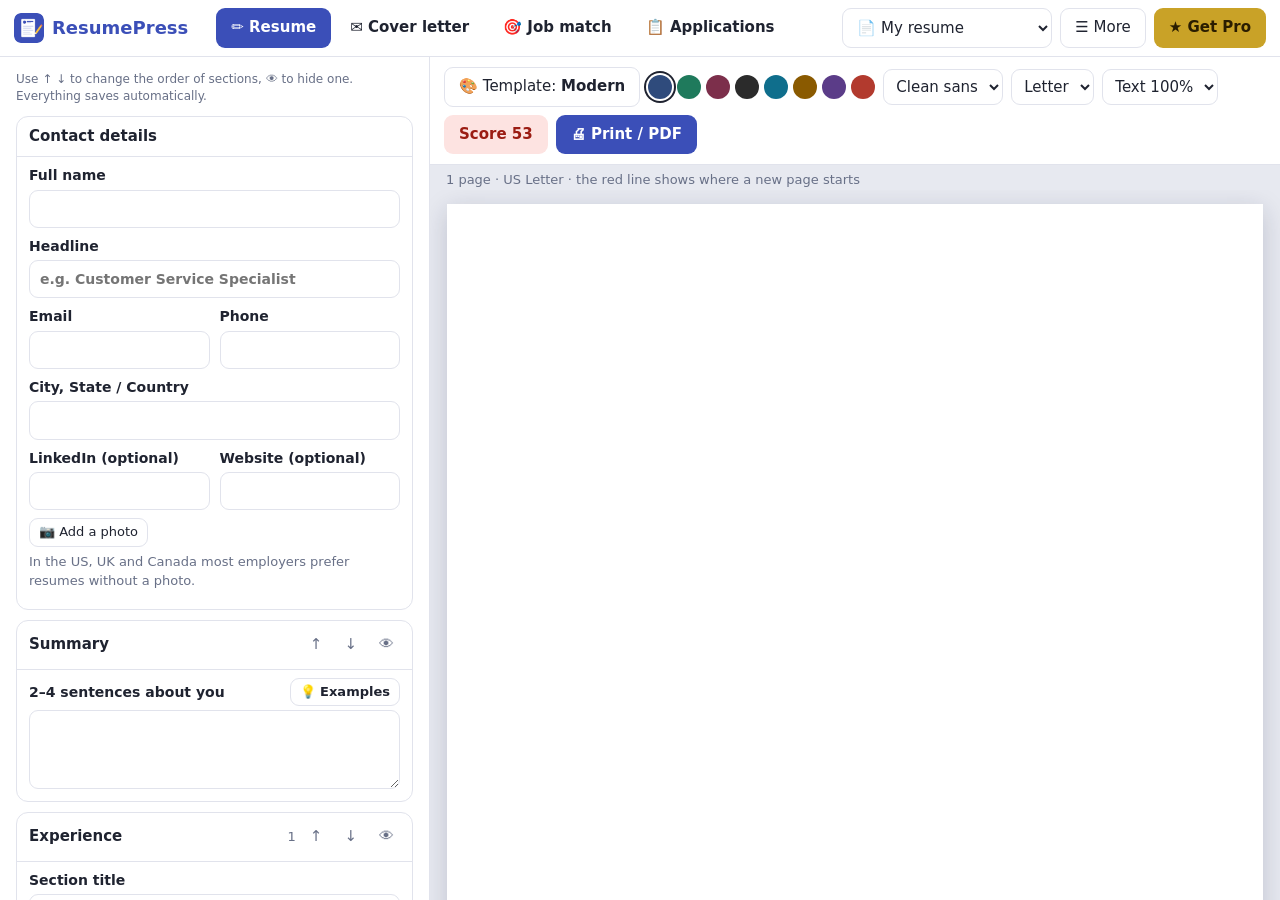
<file: index.html>
<!doctype html>
<html lang="en">
<head>
  <meta charset="utf-8">
  <meta name="viewport" content="width=device-width, initial-scale=1">
  <title>ResumePress – Resume Builder</title>
  <meta name="description" content="Build a professional resume and cover letter on Windows. 8 templates, resume checker, job keyword match, example bullets and an application tracker. Print or save as PDF. Private, offline, no subscription.">
  <meta name="theme-color" content="#3b4fb8">
  <link rel="manifest" href="manifest.json">
  <link rel="icon" href="icon-192.png">
  <link rel="stylesheet" href="style.css">
  <link rel="stylesheet" href="resume.css">
  <style id="pageRule"></style>
</head>
<body>
  <header class="topbar">
    <div class="brand"><img src="icon-192.png" alt="" width="30" height="30"><span>ResumePress</span></div>
    <nav class="tabs" id="tabs">
      <button data-t="resume" class="on">✏️ Resume</button>
      <button data-t="cover">✉️ Cover letter</button>
      <button data-t="match">🎯 Job match</button>
      <button data-t="apps">📋 Applications</button>
    </nav>
    <div class="top-btns">
      <select id="docPick" title="Your resumes"></select>
      <button id="moreBtn" class="tb">☰ More</button>
      <button id="proBtn" class="pro-btn" hidden>★ Get Pro</button>
    </div>
    <div id="menu" class="menu" hidden>
      <button id="newDocBtn">＋ New resume</button>
      <button id="dupDocBtn">⧉ Duplicate this resume (for another job)</button>
      <button id="renameDocBtn">✎ Rename this resume</button>
      <button id="delDocBtn" class="danger">🗑 Delete this resume…</button>
      <hr>
      <button id="printBtn2">🖨 Print / save as PDF</button>
      <button id="wordBtn">📄 Export to Word (.doc) ★</button>
      <button id="txtBtn">📝 Export plain text (for online forms)</button>
      <hr>
      <button id="backupBtn">💾 Back up everything (.json)</button>
      <button id="restoreFileBtn">📂 Restore a backup…</button>
      <button id="sampleBtn">✨ Open a sample resume</button>
      <hr>
      <a href="help.html" target="_blank" rel="noopener">❓ How to use ResumePress</a>
      <a href="why.html" target="_blank" rel="noopener">💡 Why ResumePress – compare</a>
      <a href="mailto:thequan03072002@gmail.com?subject=ResumePress%20feedback">✉ Feedback &amp; support</a>
      <a href="https://apps.microsoft.com/detail/9NNMBXF2VJG5" target="_blank" rel="noopener">More apps: TruePass passport photos</a>
      <a href="https://apps.microsoft.com/detail/9NPWMMZ1NPPV" target="_blank" rel="noopener">More apps: PDF Toolbox</a>
    </div>
    <input id="fileIn" type="file" hidden>
  </header>

  <!-- RESUME + COVER (shared layout: editor | preview) -->
  <main class="pane" id="docPane">
    <section class="side" id="editor"></section>
    <section class="main-col prev-col">
      <div class="prev-bar">
        <button id="tplBtn" class="ghost">🎨 Template: <b id="tplName"></b></button>
        <div class="swatches" id="swatches"></div>
        <select id="fontSel" title="Font"></select>
        <select id="sizeSel" title="Paper"><option value="letter">Letter</option><option value="a4">A4</option></select>
        <select id="scaleSel" title="Text size"><option value="90">Text 90%</option><option value="95">Text 95%</option><option value="100">Text 100%</option><option value="105">Text 105%</option><option value="110">Text 110%</option></select>
        <span class="grow"></span>
        <button id="scoreBtn" class="score" title="Check my resume">Score –</button>
        <button id="printBtn" class="primary">🖨 Print / PDF</button>
      </div>
      <div class="prev-info" id="prevInfo"></div>
      <div class="paper-wrap" id="paperWrap"><div class="paper" id="paper"></div></div>
    </section>
  </main>

  <!-- JOB MATCH -->
  <main class="page" id="matchPane" hidden>
    <div class="page-in">
      <h1 class="ph">🎯 Job match <span class="pro-tag" id="matchTag">Pro</span></h1>
      <p class="hint">Paste a job ad. ResumePress finds the important words in it and shows which ones your resume already has – the same idea applicant tracking systems (ATS) use to rank resumes. Everything stays on this PC.</p>
      <div class="two">
        <label class="field">Job title<input id="jmTitle" placeholder="e.g. Customer Service Representative"></label>
        <label class="field">Company<input id="jmCompany" placeholder="e.g. Acme Corp"></label>
      </div>
      <label class="field">Job description<textarea id="jmText" rows="10" placeholder="Paste the full job ad here…"></textarea></label>
      <div class="row-btns"><button id="jmRun" class="primary">Compare with “<span id="jmDocName"></span>”</button></div>
      <div id="jmOut"></div>
    </div>
  </main>

  <!-- APPLICATIONS -->
  <main class="page" id="appsPane" hidden>
    <div class="page-in wide-in">
      <div class="ph-row"><h1 class="ph">📋 Applications</h1><span class="grow"></span><button id="addAppBtn" class="primary">＋ Add job</button></div>
      <div class="app-stats" id="appStats"></div>
      <div class="list-head"><select id="appFilter"><option value="">All</option></select><input id="appSearch" placeholder="Search company or role…"></div>
      <div class="table-wrap"><table class="guests" id="appTable"></table></div>
      <p class="hint" id="appHint"></p>
    </div>
  </main>

  <!-- dialogs -->
  <dialog id="tplDlg" class="dlg wide">
    <h2>Choose a template</h2>
    <div class="tpl-grid" id="tplGrid"></div>
    <div class="row-btns"><button id="tplClose" class="ghost">Close</button></div>
  </dialog>

  <dialog id="scoreDlg" class="dlg">
    <h2>Resume check</h2>
    <div class="score-big" id="scoreBig"></div>
    <ul class="checks" id="checkList"></ul>
    <div class="row-btns"><button id="scoreClose" class="ghost">Close</button></div>
  </dialog>

  <dialog id="ideaDlg" class="dlg wide">
    <h2 id="ideaTitle">Writing ideas</h2>
    <div class="idea-tabs"><button data-i="examples" class="on">Example bullets</button><button data-i="verbs">Action verbs</button></div>
    <div id="ideaExamples">
      <label class="field">Job<select id="ideaJob"></select></label>
      <p class="hint">Click a line to add it. Replace the [brackets] with your own numbers and details.</p>
      <div id="ideaList" class="idea-list"></div>
    </div>
    <div id="ideaVerbs" hidden><p class="hint">Start every bullet with a strong verb. Click one to add it as a new line.</p><div id="verbList"></div></div>
    <div class="row-btns"><button id="ideaClose" class="ghost">Done</button></div>
  </dialog>

  <dialog id="appDlg" class="dlg">
    <h2 id="appDlgTitle">Job application</h2>
    <div class="two"><label class="field">Company<input id="aCompany"></label><label class="field">Role<input id="aRole"></label></div>
    <div class="two">
      <label class="field">Status<select id="aStatus"></select></label>
      <label class="field">Resume used<select id="aDoc"></select></label>
    </div>
    <div class="two"><label class="field">Applied on<input id="aApplied" type="date"></label><label class="field">Follow up on<input id="aFollow" type="date"></label></div>
    <div class="two"><label class="field">Salary<input id="aSalary" placeholder="e.g. $55,000"></label><label class="field">Location<input id="aLocation"></label></div>
    <label class="field">Job link<input id="aLink" placeholder="https://…"></label>
    <label class="field">Contact person<input id="aContact" placeholder="Name, email or phone"></label>
    <label class="field">Notes<textarea id="aNotes" rows="3"></textarea></label>
    <div class="row-btns"><button id="aSave" class="primary">Save</button><button id="aDel" class="ghost danger">Delete</button><button id="aCancel" class="ghost">Cancel</button></div>
  </dialog>

  <dialog id="proDialog" class="dlg">
    <h2>ResumePress Pro</h2>
    <p class="muted">One-time purchase. Yours forever on this Microsoft account – no subscription, no surprise renewals. Online resume builders often charge around $24 every 4 weeks.</p>
    <ul class="pro-list">
      <li><strong>All 8 templates</strong> <span class="muted">(Free: Classic, Modern, Minimal)</span></li>
      <li><strong>Unlimited resumes</strong> – a tailored copy for every job</li>
      <li><strong>Cover letters</strong> that match your resume, with a first draft written from it</li>
      <li><strong>Job match</strong> – see which keywords from the job ad your resume is missing</li>
      <li><strong>Unlimited application tracking</strong> <span class="muted">(Free: 5 jobs)</span></li>
      <li><strong>Export to Word</strong> (.doc)</li>
    </ul>
    <p class="fb-note">💬 Something not working the way you want? Tell me – <a href="mailto:thequan03072002@gmail.com?subject=ResumePress%20feedback">thequan03072002@gmail.com</a>. I read every message and improve the app.</p>
    <p id="proMsg" class="pro-msg" hidden></p>
    <p id="trialInfo" class="pro-msg" hidden></p>
    <div class="row-btns">
      <button id="trialBtn" class="ghost" hidden>Try every Pro feature free for 7 days</button>
      <button id="buyBtn" class="primary">Unlock Pro</button>
      <button id="restoreBtn" class="ghost">Restore purchase</button>
      <button id="closePro" class="ghost">Not now</button>
    </div>
  </dialog>

  <div id="toast" class="toast" hidden></div>
  <div id="printArea"></div>
  <script src="content.js"></script>
  <script src="templates.js"></script>
  <script src="app.js"></script>
</body>
</html>
</file>
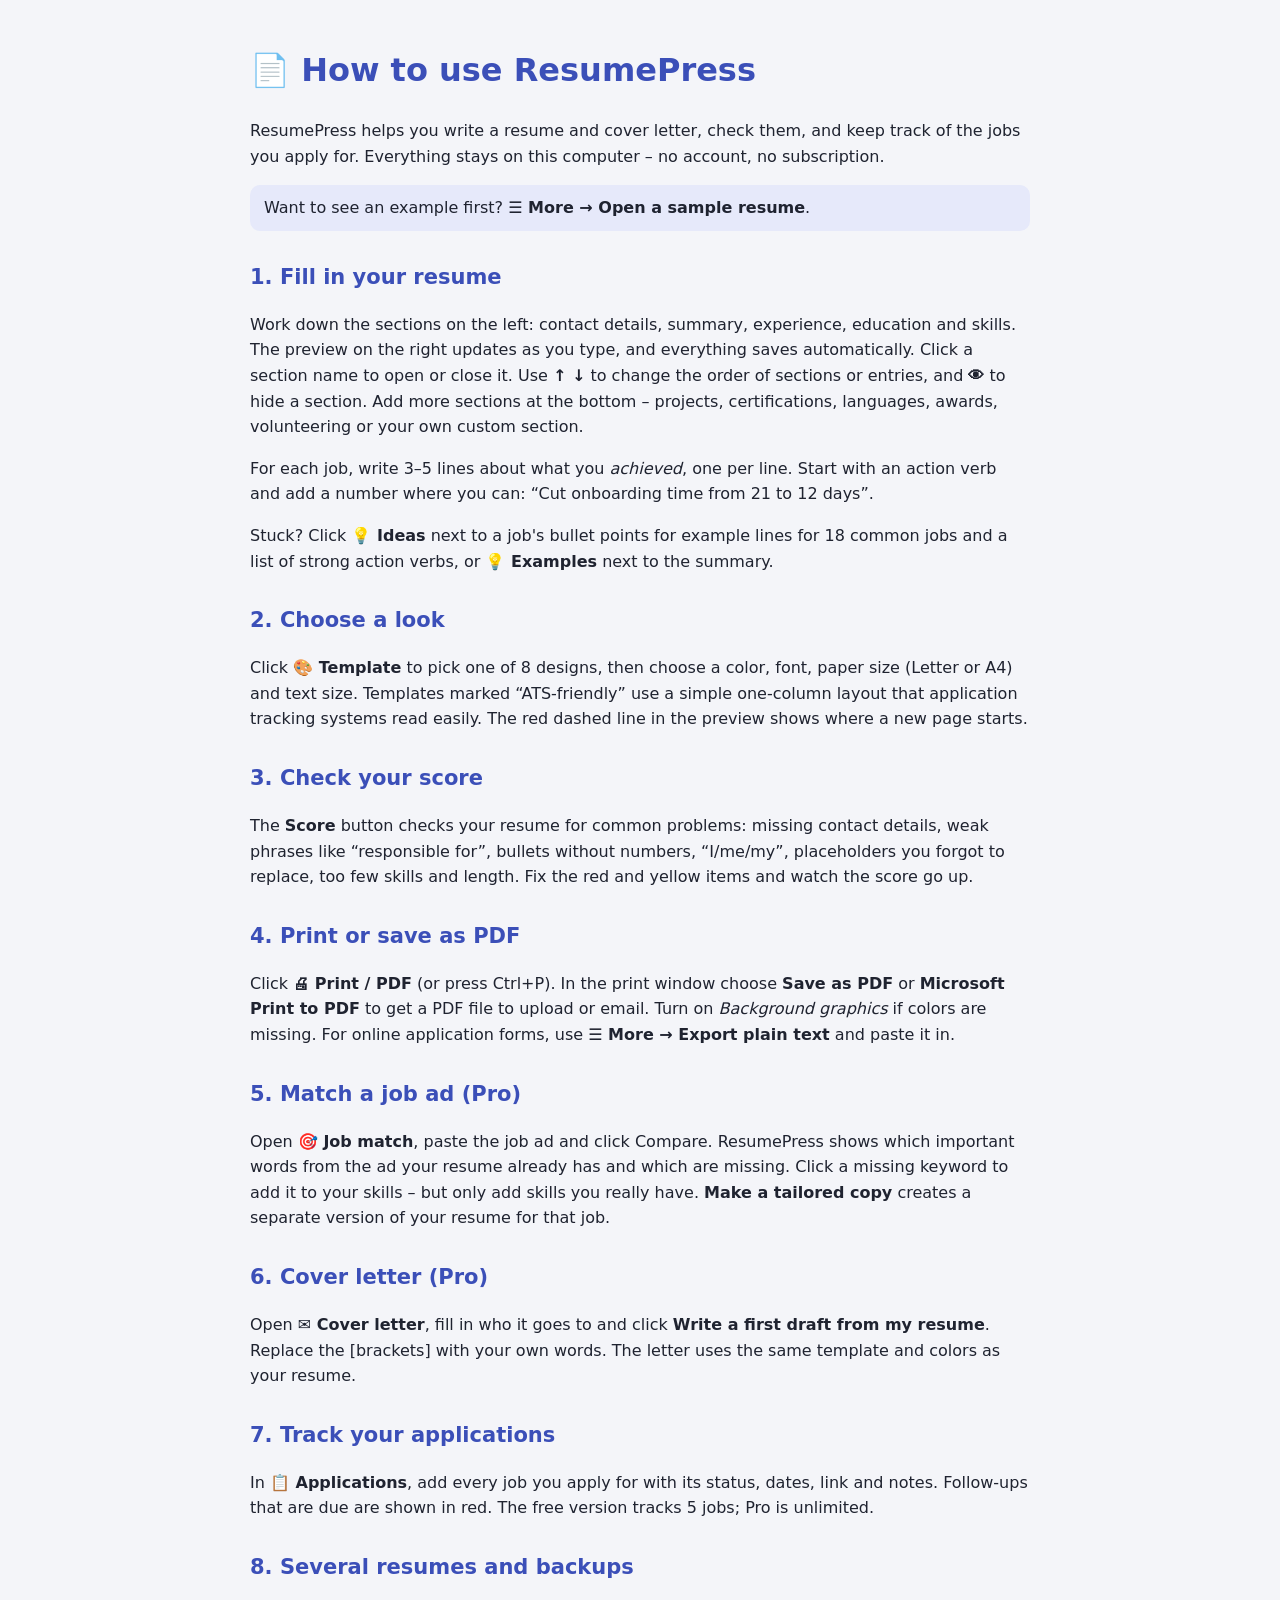
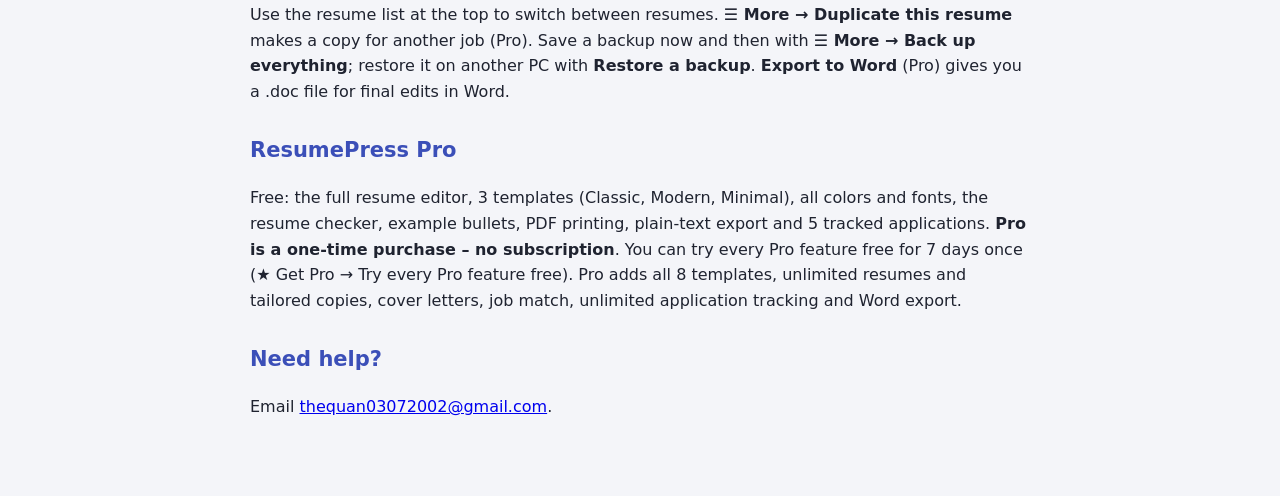
<file: help.html>
<!doctype html>
<html lang="en"><head><meta charset="utf-8"><meta name="viewport" content="width=device-width, initial-scale=1">
<title>How to use ResumePress</title><link rel="icon" href="icon-192.png">
<style>
body{font:16px/1.6 'Segoe UI',system-ui,sans-serif;max-width:780px;margin:0 auto;padding:24px 18px 60px;color:#1f2330;background:#f4f5f9}
h1,h2{color:#3b4fb8}h2{margin-top:30px;font-size:21px}
.tip{background:#e6e9fa;border-radius:10px;padding:10px 14px}
@media (prefers-color-scheme:dark){body{background:#12141c;color:#e8eaf3}h1,h2{color:#9aa8ff}.tip{background:#262c4d}a{color:#9aa8ff}}
</style></head><body>
<h1>📄 How to use ResumePress</h1>
<p>ResumePress helps you write a resume and cover letter, check them, and keep track of the jobs you apply for. Everything stays on this computer – no account, no subscription.</p>
<p class="tip">Want to see an example first? <b>☰ More → Open a sample resume</b>.</p>

<h2>1. Fill in your resume</h2>
<p>Work down the sections on the left: contact details, summary, experience, education and skills. The preview on the right updates as you type, and everything saves automatically. Click a section name to open or close it. Use <b>↑ ↓</b> to change the order of sections or entries, and <b>👁</b> to hide a section. Add more sections at the bottom – projects, certifications, languages, awards, volunteering or your own custom section.</p>
<p>For each job, write 3–5 lines about what you <i>achieved</i>, one per line. Start with an action verb and add a number where you can: “Cut onboarding time from 21 to 12 days”.</p>
<p>Stuck? Click <b>💡 Ideas</b> next to a job's bullet points for example lines for 18 common jobs and a list of strong action verbs, or <b>💡 Examples</b> next to the summary.</p>

<h2>2. Choose a look</h2>
<p>Click <b>🎨 Template</b> to pick one of 8 designs, then choose a color, font, paper size (Letter or A4) and text size. Templates marked “ATS-friendly” use a simple one-column layout that application tracking systems read easily. The red dashed line in the preview shows where a new page starts.</p>

<h2>3. Check your score</h2>
<p>The <b>Score</b> button checks your resume for common problems: missing contact details, weak phrases like “responsible for”, bullets without numbers, “I/me/my”, placeholders you forgot to replace, too few skills and length. Fix the red and yellow items and watch the score go up.</p>

<h2>4. Print or save as PDF</h2>
<p>Click <b>🖨 Print / PDF</b> (or press Ctrl+P). In the print window choose <b>Save as PDF</b> or <b>Microsoft Print to PDF</b> to get a PDF file to upload or email. Turn on <i>Background graphics</i> if colors are missing. For online application forms, use <b>☰ More → Export plain text</b> and paste it in.</p>

<h2>5. Match a job ad (Pro)</h2>
<p>Open <b>🎯 Job match</b>, paste the job ad and click Compare. ResumePress shows which important words from the ad your resume already has and which are missing. Click a missing keyword to add it to your skills – but only add skills you really have. <b>Make a tailored copy</b> creates a separate version of your resume for that job.</p>

<h2>6. Cover letter (Pro)</h2>
<p>Open <b>✉️ Cover letter</b>, fill in who it goes to and click <b>Write a first draft from my resume</b>. Replace the [brackets] with your own words. The letter uses the same template and colors as your resume.</p>

<h2>7. Track your applications</h2>
<p>In <b>📋 Applications</b>, add every job you apply for with its status, dates, link and notes. Follow-ups that are due are shown in red. The free version tracks 5 jobs; Pro is unlimited.</p>

<h2>8. Several resumes and backups</h2>
<p>Use the resume list at the top to switch between resumes. <b>☰ More → Duplicate this resume</b> makes a copy for another job (Pro). Save a backup now and then with <b>☰ More → Back up everything</b>; restore it on another PC with <b>Restore a backup</b>. <b>Export to Word</b> (Pro) gives you a .doc file for final edits in Word.</p>

<h2>ResumePress Pro</h2>
<p>Free: the full resume editor, 3 templates (Classic, Modern, Minimal), all colors and fonts, the resume checker, example bullets, PDF printing, plain-text export and 5 tracked applications. <b>Pro is a one-time purchase – no subscription</b>. You can try every Pro feature free for 7 days once (★ Get Pro → Try every Pro feature free). Pro adds all 8 templates, unlimited resumes and tailored copies, cover letters, job match, unlimited application tracking and Word export.</p>

<h2>Need help?</h2>
<p>Email <a href="mailto:thequan03072002@gmail.com">thequan03072002@gmail.com</a>.</p>
</body></html>
</file>
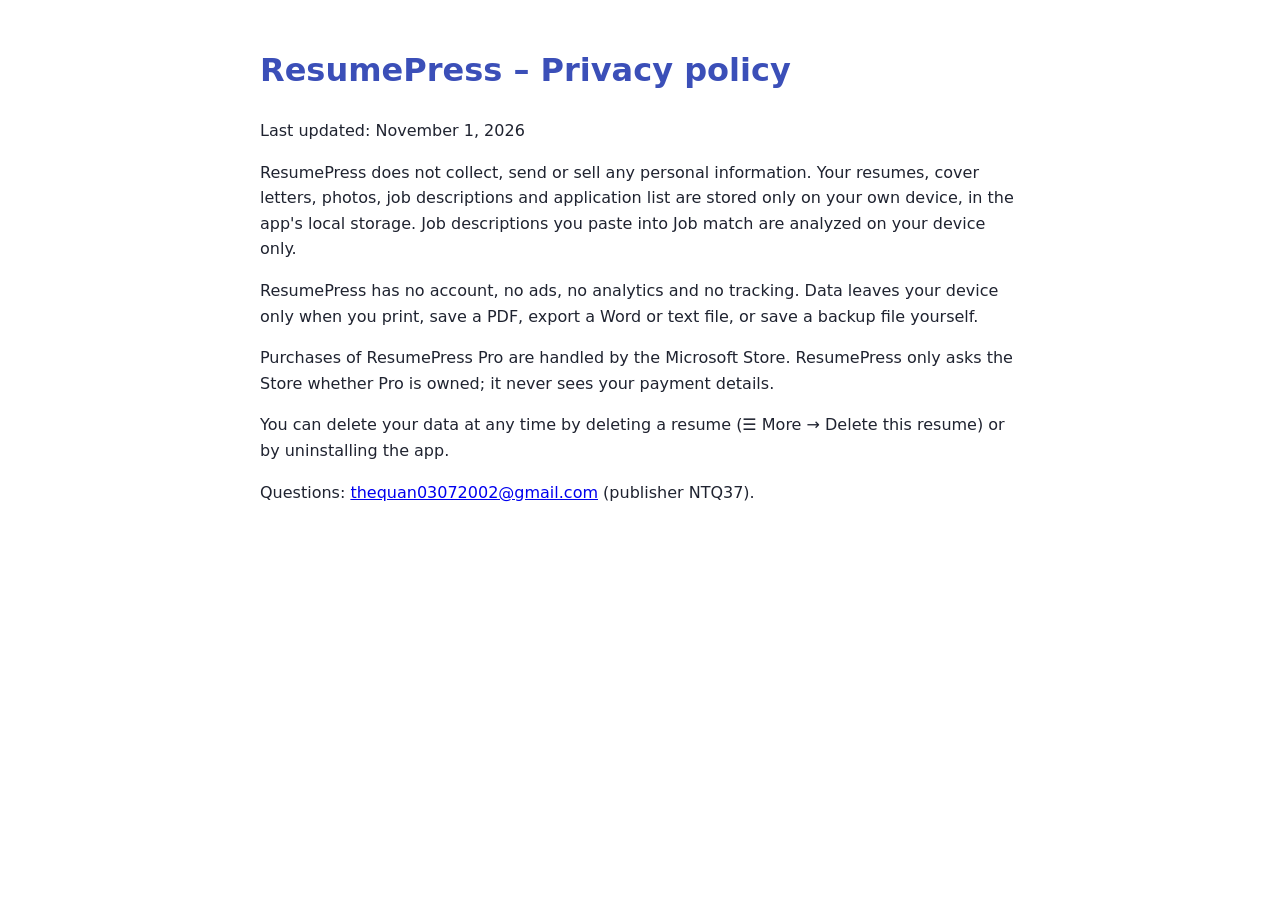
<file: privacy.html>
<!doctype html>
<html lang="en"><head><meta charset="utf-8"><meta name="viewport" content="width=device-width, initial-scale=1">
<title>ResumePress – Privacy policy</title><link rel="icon" href="icon-192.png">
<style>body{font:16px/1.6 'Segoe UI',system-ui,sans-serif;max-width:760px;margin:0 auto;padding:24px 18px;color:#1f2330}h1{color:#3b4fb8}</style></head><body>
<h1>ResumePress – Privacy policy</h1>
<p>Last updated: November 1, 2026</p>
<p>ResumePress does not collect, send or sell any personal information. Your resumes, cover letters, photos, job descriptions and application list are stored only on your own device, in the app's local storage. Job descriptions you paste into Job match are analyzed on your device only.</p>
<p>ResumePress has no account, no ads, no analytics and no tracking. Data leaves your device only when you print, save a PDF, export a Word or text file, or save a backup file yourself.</p>
<p>Purchases of ResumePress Pro are handled by the Microsoft Store. ResumePress only asks the Store whether Pro is owned; it never sees your payment details.</p>
<p>You can delete your data at any time by deleting a resume (☰ More → Delete this resume) or by uninstalling the app.</p>
<p>Questions: <a href="mailto:thequan03072002@gmail.com">thequan03072002@gmail.com</a> (publisher NTQ37).</p>
</body></html>
</file>
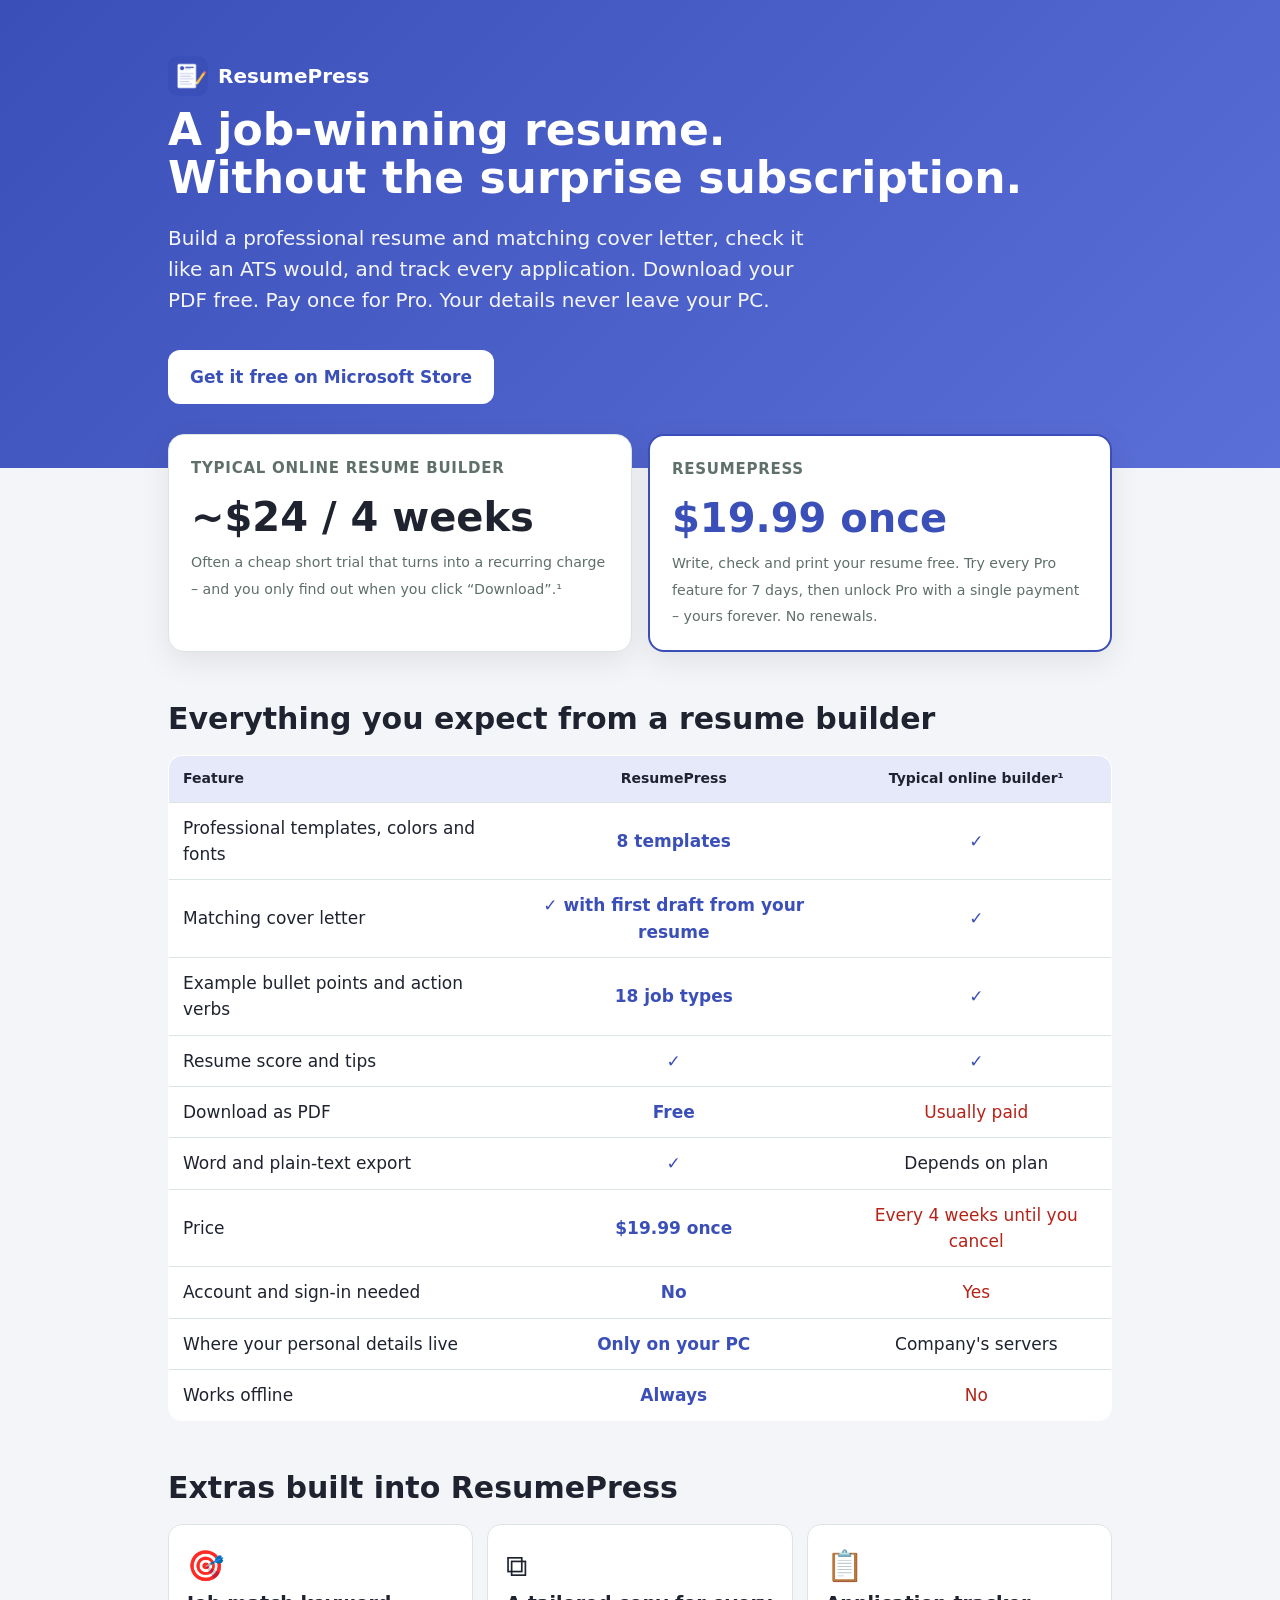
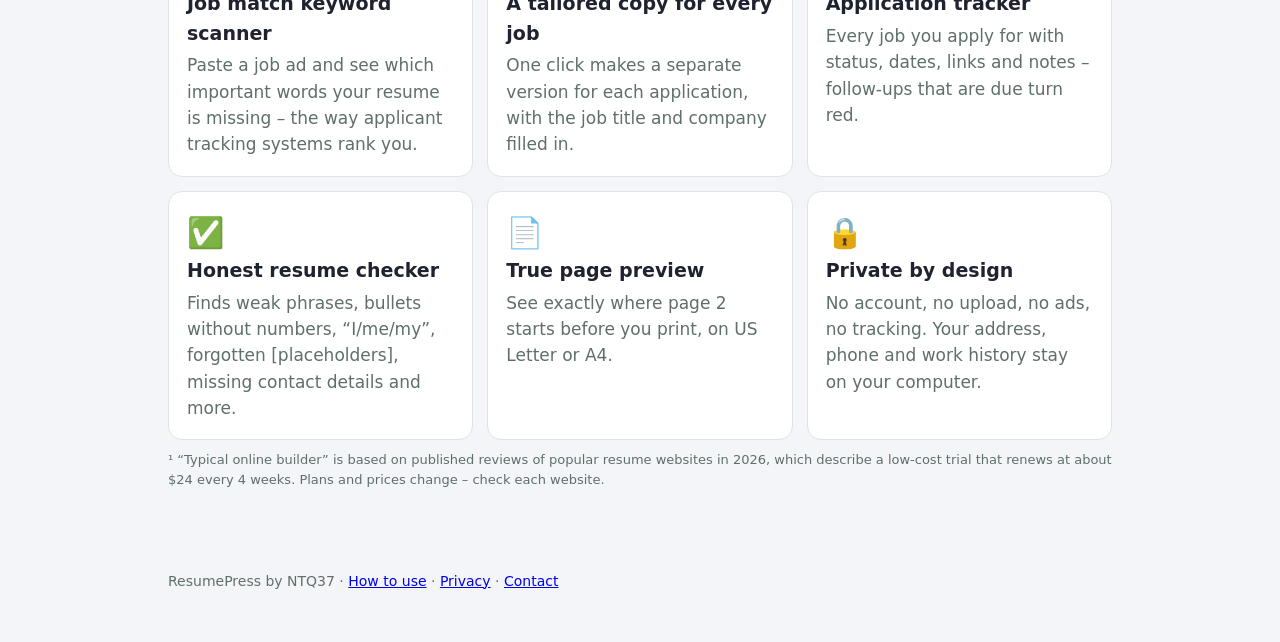
<file: why.html>
<!doctype html>
<html lang="en"><head><meta charset="utf-8"><meta name="viewport" content="width=device-width, initial-scale=1">
<title>Why ResumePress – resume builder without a subscription</title>
<meta name="description" content="ResumePress builds professional resumes and cover letters on Windows – 8 templates, resume checker, job keyword match and application tracker. Download your PDF for free. Pay once, no subscription.">
<link rel="icon" href="icon-192.png">
<style>
:root{--g:#3b4fb8;--g2:#e6e9fa;--ink:#1f2330;--mut:#5f6f6a;--line:#dde5e2;--bg:#f4f5f9;--card:#fff}
@media (prefers-color-scheme:dark){:root{--g:#9aa8ff;--g2:#262c4d;--ink:#e9f0ed;--mut:#a3b2ad;--line:#2f3a37;--bg:#121715;--card:#1b2220}}
*{box-sizing:border-box}body{margin:0;font:17px/1.55 'Segoe UI',system-ui,sans-serif;color:var(--ink);background:var(--bg)}
.wrap{max-width:980px;margin:0 auto;padding:0 18px}
header{background:linear-gradient(135deg,#3b4fb8,#5b6fd8);color:#fff;padding:56px 0 64px}
header h1{font-size:44px;line-height:1.1;margin:10px 0}header p{font-size:20px;max-width:640px;opacity:.95}
.brand{display:flex;align-items:center;gap:10px;font-weight:800;font-size:20px}.brand img{border-radius:10px}
.cta{display:inline-block;background:#fff;color:#3b4fb8;font-weight:800;padding:14px 22px;border-radius:12px;text-decoration:none;margin-top:14px}
.price{display:grid;grid-template-columns:1fr 1fr;gap:16px;margin:-34px 0 30px}
.pcard{background:var(--card);border:1px solid var(--line);border-radius:16px;padding:22px;box-shadow:0 10px 30px rgba(0,0,0,.08)}
.pcard h3{margin:0 0 6px;color:var(--mut);font-size:15px;text-transform:uppercase;letter-spacing:.05em}
.pcard .big{font-size:40px;font-weight:800}.pcard.us{border:2px solid var(--g)}.pcard.us .big{color:var(--g)}
.pcard small{color:var(--mut)}
h2{font-size:30px;margin:44px 0 12px}
table{width:100%;border-collapse:collapse;background:var(--card);border:1px solid var(--line);border-radius:14px;overflow:hidden}
th,td{padding:12px 14px;border-bottom:1px solid var(--line);text-align:center}th:first-child,td:first-child{text-align:left}
th{background:var(--g2);font-size:14px}td.y{color:var(--g);font-weight:800}td.n{color:#b42318}
.grid{display:grid;grid-template-columns:repeat(auto-fill,minmax(270px,1fr));gap:14px}
.f{background:var(--card);border:1px solid var(--line);border-radius:14px;padding:18px}.f b{display:block;font-size:19px;margin-bottom:4px}.f span{color:var(--mut)}
.f .ic{font-size:30px}
.note{color:var(--mut);font-size:13px;margin:10px 0 50px}
footer{padding:30px 0 50px;color:var(--mut);font-size:14px}
@media (max-width:700px){header h1{font-size:32px}.price{grid-template-columns:1fr;margin-top:-24px}th,td{padding:9px 8px;font-size:14px}}
</style></head><body>
<header><div class="wrap">
  <div class="brand"><img src="icon-192.png" width="40" height="40" alt="">ResumePress</div>
  <h1>A job-winning resume.<br>Without the surprise subscription.</h1>
  <p>Build a professional resume and matching cover letter, check it like an ATS would, and track every application. Download your PDF free. Pay once for Pro. Your details never leave your PC.</p>
  <a class="cta" href="https://apps.microsoft.com/detail/9NRFXK36T685" id="storeLink">Get it free on Microsoft Store</a>
</div></header>

<main class="wrap">
  <div class="price">
    <div class="pcard"><h3>Typical online resume builder</h3><div class="big">~$24 / 4 weeks</div><small>Often a cheap short trial that turns into a recurring charge – and you only find out when you click “Download”.¹</small></div>
    <div class="pcard us"><h3>ResumePress</h3><div class="big" id="ourPrice">$19.99 once</div><small id="ourNote">Write, check and print your resume free. Try every Pro feature for 7 days, then unlock Pro with a single payment – yours forever. No renewals.</small></div>
  </div>

  <h2>Everything you expect from a resume builder</h2>
  <table>
    <thead><tr><th>Feature</th><th>ResumePress</th><th>Typical online builder¹</th></tr></thead>
    <tbody>
      <tr><td>Professional templates, colors and fonts</td><td class="y">8 templates</td><td class="y">✓</td></tr>
      <tr><td>Matching cover letter</td><td class="y">✓ with first draft from your resume</td><td class="y">✓</td></tr>
      <tr><td>Example bullet points and action verbs</td><td class="y">18 job types</td><td class="y">✓</td></tr>
      <tr><td>Resume score and tips</td><td class="y">✓</td><td class="y">✓</td></tr>
      <tr><td>Download as PDF</td><td class="y">Free</td><td class="n">Usually paid</td></tr>
      <tr><td>Word and plain-text export</td><td class="y">✓</td><td>Depends on plan</td></tr>
      <tr><td>Price</td><td class="y">$19.99 once</td><td class="n">Every 4 weeks until you cancel</td></tr>
      <tr><td>Account and sign-in needed</td><td class="y">No</td><td class="n">Yes</td></tr>
      <tr><td>Where your personal details live</td><td class="y">Only on your PC</td><td>Company's servers</td></tr>
      <tr><td>Works offline</td><td class="y">Always</td><td class="n">No</td></tr>
    </tbody>
  </table>

  <h2>Extras built into ResumePress</h2>
  <div class="grid">
    <div class="f"><div class="ic">🎯</div><b>Job match keyword scanner</b><span>Paste a job ad and see which important words your resume is missing – the way applicant tracking systems rank you.</span></div>
    <div class="f"><div class="ic">⧉</div><b>A tailored copy for every job</b><span>One click makes a separate version for each application, with the job title and company filled in.</span></div>
    <div class="f"><div class="ic">📋</div><b>Application tracker</b><span>Every job you apply for with status, dates, links and notes – follow-ups that are due turn red.</span></div>
    <div class="f"><div class="ic">✅</div><b>Honest resume checker</b><span>Finds weak phrases, bullets without numbers, “I/me/my”, forgotten [placeholders], missing contact details and more.</span></div>
    <div class="f"><div class="ic">📄</div><b>True page preview</b><span>See exactly where page 2 starts before you print, on US Letter or A4.</span></div>
    <div class="f"><div class="ic">🔒</div><b>Private by design</b><span>No account, no upload, no ads, no tracking. Your address, phone and work history stay on your computer.</span></div>
  </div>
  <p class="note">¹ “Typical online builder” is based on published reviews of popular resume websites in 2026, which describe a low-cost trial that renews at about $24 every 4 weeks. Plans and prices change – check each website.</p>
</main>
<footer><div class="wrap">ResumePress by NTQ37 · <a href="help.html">How to use</a> · <a href="privacy.html">Privacy</a> · <a href="mailto:thequan03072002@gmail.com">Contact</a></div></footer>
</body></html>
</file>
<file: style.css>
:root {
  --bg: #f4f5f9; --card: #ffffff; --text: #1f2330; --muted: #687087;
  --line: #e1e3ec; --accent: #3b4fb8; --accent-2: #e6e9fa; --on-accent: #ffffff; --danger: #b42318;
}
@media (prefers-color-scheme: dark) {
  :root { --bg: #171214; --card: #211a1d; --text: #f3eaed; --muted: #b7a6ad; --line: #3a2f33; --accent: #9aa8ff; --accent-2: #262c4d; --on-accent: #2a1017; --danger: #f97066; }
}
* { box-sizing: border-box; }
[hidden] { display: none !important; }
html, body { height: 100%; }
body { margin: 0; font: 15px/1.45 'Segoe UI', system-ui, sans-serif; background: var(--bg); color: var(--text); display: flex; flex-direction: column; }
button, input, select, textarea { font: inherit; color: inherit; }
button { cursor: pointer; border: 1px solid transparent; border-radius: 9px; padding: 8px 14px; background: var(--accent-2); }
input, select, textarea { background: var(--card); border: 1px solid var(--line); border-radius: 9px; padding: 8px 10px; width: 100%; }
textarea { resize: vertical; }
input:focus, select:focus, textarea:focus, button:focus-visible { outline: 3px solid var(--accent); outline-offset: 1px; }
.primary { background: var(--accent); color: var(--on-accent); font-weight: 700; }
.ghost { background: transparent; border-color: var(--line); }
.ghost:hover, .tb:hover { border-color: var(--accent); }
.danger { color: var(--danger); }
.danger-text { color: var(--danger) !important; }
.muted { color: var(--muted); font-weight: 400; }
.hint { color: var(--muted); font-size: 13px; margin: 6px 0; }
.wide { width: 100%; margin-top: 8px; }

.topbar { display: flex; align-items: center; gap: 14px; padding: 8px 14px; background: var(--card); border-bottom: 1px solid var(--line); position: relative; }
.brand { display: flex; align-items: center; gap: 8px; font-weight: 800; font-size: 18px; color: var(--accent); }
.brand img { border-radius: 7px; }
.tabs { display: flex; gap: 4px; margin-left: 14px; }
.tabs button { background: transparent; font-weight: 600; }
.tabs button.on { background: var(--accent); color: var(--on-accent); }
.top-btns { margin-left: auto; display: flex; gap: 8px; }
.tb { background: transparent; border-color: var(--line); }
.pro-btn { background: #c9a227; color: #2a1d00; font-weight: 800; }
.pro-btn.is-pro { background: var(--accent-2); color: var(--accent); cursor: default; }
.menu { position: absolute; right: 14px; top: 52px; background: var(--card); border: 1px solid var(--line); border-radius: 12px; box-shadow: 0 12px 30px rgba(0,0,0,.18); padding: 6px; z-index: 30; display: flex; flex-direction: column; min-width: 280px; }
.menu button, .menu a { text-align: left; background: transparent; padding: 9px 12px; border-radius: 8px; color: var(--text); text-decoration: none; }
.menu button:hover, .menu a:hover { background: var(--accent-2); }

.pane { flex: 1; display: grid; grid-template-columns: 330px 1fr; min-height: 0; }
.side { padding: 14px 16px; border-right: 1px solid var(--line); overflow: auto; background: var(--card); }
.side h2 { font-size: 13px; text-transform: uppercase; letter-spacing: .06em; color: var(--muted); margin: 16px 0 6px; }
.side h2:first-child { margin-top: 0; }
.main-col { overflow: auto; padding: 14px 18px; min-width: 0; }
.field { display: flex; flex-direction: column; gap: 4px; font-weight: 600; font-size: 14px; margin-top: 8px; }
.two { display: grid; grid-template-columns: 1fr 1fr; gap: 10px; }
.row-btns { display: flex; gap: 8px; flex-wrap: wrap; margin-top: 10px; }
.check { display: flex; align-items: center; gap: 8px; margin-top: 10px; font-size: 14px; }
.check input { width: 18px; height: 18px; accent-color: var(--accent); }
.stats { margin-top: 16px; background: var(--accent-2); border-radius: 10px; padding: 10px 12px; font-size: 14px; line-height: 1.7; }

.list-head { display: flex; gap: 10px; margin-bottom: 10px; }
.list-head select { width: 210px; }
.table-wrap { background: var(--card); border: 1px solid var(--line); border-radius: 12px; overflow: hidden; }
table.guests { width: 100%; border-collapse: collapse; }
.guests th { text-align: left; font-size: 12px; text-transform: uppercase; letter-spacing: .05em; color: var(--muted); padding: 8px 10px; border-bottom: 1px solid var(--line); background: var(--bg); }
.guests td { padding: 7px 10px; border-bottom: 1px solid var(--line); }
.dlg { border: 1px solid var(--line); border-radius: 16px; padding: 22px; background: var(--card); color: var(--text); max-width: 460px; width: calc(100% - 32px); }
.dlg::backdrop { background: rgba(0,0,0,.5); }
.dlg h2 { margin: 0 0 6px; font-size: 21px; }
.pro-list { padding-left: 20px; line-height: 1.8; }
.pro-msg { background: var(--accent-2); border-radius: 8px; padding: 9px 11px; }
.toast { position: fixed; left: 50%; bottom: 24px; transform: translateX(-50%); background: #1f2937; color: #fff; padding: 11px 18px; border-radius: 10px; z-index: 50; max-width: calc(100% - 24px); }

#printArea { display: none; }
@media print {
  body > *:not(#printArea) { display: none !important; }
  html, body { display: block; background: #fff; height: auto; }
  #printArea { display: block; }
  #printArea .resume { box-shadow: none; min-height: 0 !important; }
  .resume { -webkit-print-color-adjust: exact; print-color-adjust: exact; }
}

/* ---------- ResumePress ---------- */
.grow { flex: 1; }
#docPick { width: 210px; }
.menu hr { border: 0; border-top: 1px solid var(--line); margin: 4px 6px; width: auto; }
.pane { grid-template-columns: 430px 1fr; }
.prev-col { display: flex; flex-direction: column; padding: 0; background: #e7e9f0; }
@media (prefers-color-scheme: dark) { .prev-col { background: #12141c; } }
.prev-bar { display: flex; flex-wrap: wrap; gap: 8px; align-items: center; padding: 10px 14px; background: var(--card); border-bottom: 1px solid var(--line); }
.prev-bar select { width: auto; padding: 7px 8px; }
.swatches { display: flex; gap: 5px; }
.swatches button { width: 24px; height: 24px; padding: 0; border-radius: 50%; border: 2px solid transparent; }
.swatches button.on { box-shadow: 0 0 0 2px var(--card), 0 0 0 4px var(--text); }
.score { font-weight: 800; background: #fff4d6; color: #7a5600; }
.score.good { background: #dff5e8; color: #17603a; }
.score.bad { background: #fde3e1; color: #9b1c13; }
.prev-info { font-size: 13px; color: var(--muted); padding: 6px 16px 0; }
.paper-wrap { flex: 1; overflow: auto; padding: 14px 16px 40px; }
.paper { transform-origin: top left; position: relative; margin: 0 auto; }
.paper .resume { box-shadow: 0 6px 24px rgba(20,25,60,.18); position: relative; }
.paper .pbreak { position: absolute; left: -10px; right: -10px; border-top: 2px dashed #e5484d; z-index: 3; pointer-events: none; }
.paper .pbreak span { position: absolute; right: 12px; top: -11px; background: #e5484d; color: #fff; font: 600 11px 'Segoe UI', sans-serif; padding: 1px 7px; border-radius: 9px; }

/* editor */
.ed-sec { border: 1px solid var(--line); border-radius: 12px; margin-bottom: 10px; background: var(--card); }
.ed-sec > .ed-h { display: flex; align-items: center; gap: 6px; padding: 9px 10px 9px 12px; cursor: pointer; user-select: none; }
.ed-sec > .ed-h b { flex: 1; font-size: 15px; }
.ed-sec > .ed-h .cnt { color: var(--muted); font-size: 13px; }
.ed-sec > .ed-h .ic { background: transparent; padding: 3px 7px; border-radius: 7px; color: var(--muted); }
.ed-sec > .ed-h .ic:hover { background: var(--accent-2); color: var(--text); }
.ed-sec.off > .ed-h b { color: var(--muted); text-decoration: line-through; }
.ed-body { padding: 0 12px 12px; border-top: 1px solid var(--line); }
.ed-sec.closed .ed-body { display: none; }
.ed-item { border: 1px dashed var(--line); border-radius: 10px; padding: 4px 10px 10px; margin-top: 10px; }
.ed-item-h { display: flex; align-items: center; gap: 4px; margin-top: 4px; }
.ed-item-h b { flex: 1; font-size: 14px; overflow: hidden; text-overflow: ellipsis; white-space: nowrap; }
.ed-item-h button { background: transparent; padding: 2px 7px; color: var(--muted); }
.ed-item-h button:hover { background: var(--accent-2); color: var(--text); }
.ed-item.closed .ed-fields { display: none; }
.add-btn { width: 100%; margin-top: 10px; background: transparent; border: 1px dashed var(--accent); color: var(--accent); font-weight: 600; }
.mini { font-size: 13px; padding: 4px 9px; }
.lbl-row { display: flex; align-items: center; justify-content: space-between; gap: 8px; }
.lbl-row .mini { font-weight: 600; }
.skill-row { display: grid; grid-template-columns: 1fr 120px 30px; gap: 6px; margin-top: 6px; align-items: center; }
.skill-row button { padding: 4px; background: transparent; color: var(--muted); }
.photo-row { display: flex; align-items: center; gap: 10px; margin-top: 8px; }
.photo-row img { width: 56px; height: 56px; border-radius: 50%; object-fit: cover; border: 1px solid var(--line); }
.order-hint { font-size: 12px; color: var(--muted); margin: 0 0 10px; }
.add-sec { display: flex; flex-wrap: wrap; gap: 6px; margin: 4px 0 10px; }
.add-sec button { font-size: 13px; padding: 5px 9px; }
.pro-tag { font-size: 12px; background: #c9a227; color: #2a1d00; border-radius: 6px; padding: 2px 7px; vertical-align: middle; font-weight: 800; }

/* template gallery */
.dlg.wide { max-width: 860px; }
.tpl-grid { display: grid; grid-template-columns: repeat(auto-fill, minmax(180px, 1fr)); gap: 14px; margin-top: 12px; max-height: 62vh; overflow: auto; padding: 4px; }
.tpl-card { border: 2px solid var(--line); border-radius: 12px; padding: 8px; background: var(--bg); text-align: left; position: relative; }
.tpl-card.on { border-color: var(--accent); }
.tpl-card .thumb { height: 220px; overflow: hidden; border-radius: 6px; background: #fff; position: relative; }
.tpl-card .thumb > div { transform: scale(.22); transform-origin: top left; width: 816px; pointer-events: none; }
.tpl-card .tn { display: flex; justify-content: space-between; align-items: center; margin-top: 7px; font-weight: 700; }
.tpl-card .tn small { font-weight: 600; font-size: 11px; color: var(--muted); }
.tpl-card .lock { position: absolute; top: 14px; right: 14px; }

/* checker */
.score-big { font-size: 46px; font-weight: 800; margin: 6px 0; }
.score-big small { font-size: 16px; color: var(--muted); font-weight: 600; }
.checks { list-style: none; padding: 0; margin: 8px 0; max-height: 52vh; overflow: auto; }
.checks li { padding: 8px 10px 8px 34px; border-radius: 9px; margin-bottom: 6px; position: relative; font-size: 14px; }
.checks li::before { position: absolute; left: 10px; top: 8px; font-weight: 800; }
.checks li.good { background: #e3f6ec; color: #155234; } .checks li.good::before { content: '✓'; }
.checks li.warn { background: #fff4d9; color: #6b4d00; } .checks li.warn::before { content: '!'; }
.checks li.bad { background: #fde5e3; color: #8c1d14; } .checks li.bad::before { content: '✕'; }

/* ideas */
.idea-tabs { display: flex; gap: 6px; margin: 8px 0; }
.idea-tabs button { background: transparent; border-color: var(--line); }
.idea-tabs button.on { background: var(--accent); color: var(--on-accent); }
.idea-list { max-height: 46vh; overflow: auto; }
.idea { display: block; width: 100%; text-align: left; background: var(--bg); border: 1px solid var(--line); margin-top: 6px; font-weight: 400; }
.idea:hover { border-color: var(--accent); }
.idea.sum { border-style: dashed; }
.verb-group h3 { font-size: 13px; text-transform: uppercase; letter-spacing: .05em; color: var(--muted); margin: 10px 0 4px; }
.verb-group button { margin: 3px; padding: 4px 10px; font-size: 13px; }

/* pages (job match, applications) */
.page { flex: 1; overflow: auto; }
.page-in { max-width: 820px; margin: 0 auto; padding: 18px 18px 60px; }
.page-in.wide-in { max-width: 1150px; }
.ph { font-size: 24px; margin: 0 0 6px; }
.ph-row { display: flex; align-items: center; gap: 10px; margin-bottom: 10px; }
.jm-score { display: flex; align-items: center; gap: 18px; margin: 18px 0 8px; background: var(--card); border: 1px solid var(--line); border-radius: 14px; padding: 14px 16px; }
.ring { width: 92px; height: 92px; border-radius: 50%; display: grid; place-items: center; font-size: 24px; font-weight: 800; flex: none; }
.ring span { background: var(--card); width: 72px; height: 72px; border-radius: 50%; display: grid; place-items: center; }
.kw { display: inline-block; margin: 3px; padding: 4px 10px; border-radius: 99px; font-size: 13px; border: 1px solid var(--line); }
.kw.ok { background: #e3f6ec; color: #155234; border-color: transparent; }
.kw.miss { background: var(--card); cursor: pointer; }
.kw.miss:hover { border-color: var(--accent); }
.kw small { opacity: .65; }
.app-stats { display: flex; gap: 10px; flex-wrap: wrap; margin-bottom: 12px; }
.app-stats div { background: var(--card); border: 1px solid var(--line); border-radius: 12px; padding: 8px 14px; min-width: 110px; }
.app-stats b { display: block; font-size: 22px; }
.app-stats span { font-size: 12px; color: var(--muted); text-transform: uppercase; letter-spacing: .05em; }
.st { border-radius: 99px; padding: 2px 9px; font-size: 12px; font-weight: 700; white-space: nowrap; }
.st-saved { background: #eceff3; color: #475467; } .st-applied { background: #e0ebff; color: #1d4ed8; } .st-interview { background: #fff1d6; color: #8a5a00; }
.st-offer { background: #dff5e8; color: #17603a; } .st-rejected { background: #fde3e1; color: #9b1c13; } .st-withdrawn { background: #eee; color: #777; }
.due { color: var(--danger); font-weight: 700; }
#appTable td.name { cursor: pointer; }

@media (max-width: 900px) {
  .pane { grid-template-columns: minmax(0, 1fr); grid-template-rows: auto auto; overflow: auto; }
  .side { border-right: 0; overflow: visible; }
  .prev-col { min-height: 70vh; }
  #docPick { width: 140px; }
}
@media (max-width: 820px) {
  .topbar { flex-wrap: wrap; gap: 8px; }
  .tabs { order: 3; width: 100%; overflow-x: auto; margin-left: 0; }
  .tabs button { white-space: nowrap; padding: 6px 10px; }
  .top-btns { margin-left: auto; }
  .prev-bar .swatches { order: 9; width: 100%; }
}

/* feedback note */
.fb-note { color: var(--muted); font-size: 12px; font-weight: 400; line-height: 1.45; margin: 14px 0 4px; overflow-wrap: anywhere; }
.fb-note a { color: inherit; text-decoration: underline; }
.paper .preview-mark { position: absolute; inset: 0; z-index: 4; pointer-events: none; overflow: hidden; display: flex; flex-wrap: wrap; align-content: space-around; justify-content: space-around; }
.paper .preview-mark span { transform: rotate(-25deg); font: 800 46px/1 'Segoe UI', Arial, sans-serif; color: rgba(225, 29, 72, .2); padding: 40px 20px; white-space: nowrap; }
</file>
<file: resume.css>
/* ResumePress – document styles (preview and print). Sizes in pt/in so print matches the preview. */
.resume { --rc: #2f4b7c; --rf: 'Segoe UI', Arial, sans-serif; --rz: 1; font-family: var(--rf); font-size: calc(10.4pt * var(--rz)); line-height: 1.38; color: #1f2328; background: #fff; padding: 0.55in 0.62in; box-sizing: border-box; }
.resume * { box-sizing: border-box; }
.resume h1 { font-size: 2.15em; line-height: 1.1; margin: 0; font-weight: 700; letter-spacing: -.01em; color: #111; }
.resume .r-title { font-size: 1.15em; color: var(--rc); font-weight: 600; margin-top: 2pt; }
.resume .r-contact { font-size: .93em; color: #444; margin-top: 5pt; display: flex; flex-wrap: wrap; gap: 0 6pt; }
.resume .r-contact .sep { color: #aaa; }
.resume .r-top { display: flex; gap: 14pt; align-items: center; margin-bottom: 10pt; }
.resume .r-top.center { flex-direction: column; text-align: center; gap: 0; }
.resume .r-top.center .r-contact { justify-content: center; }
.resume .r-photo { width: 0.95in; height: 0.95in; border-radius: 50%; object-fit: cover; flex: none; }
.resume .r-sec { margin-top: 10pt; }
.resume h2 { font-size: 1.02em; text-transform: uppercase; letter-spacing: .09em; margin: 0 0 5pt; color: var(--rc); font-weight: 700; border-bottom: 1px solid #cfd4da; padding-bottom: 2pt; }
.resume .r-item { margin-bottom: 7pt; break-inside: avoid; page-break-inside: avoid; }
.resume .r-row { display: flex; justify-content: space-between; gap: 10pt; align-items: baseline; }
.resume .r-head { font-size: 1.04em; }
.resume .r-when, .resume .r-where { color: #555; font-size: .93em; white-space: nowrap; }
.resume .r-sub { color: #333; font-style: italic; }
.resume ul { margin: 3pt 0 0; padding-left: 14pt; }
.resume li { margin: 1.5pt 0; }
.resume p { margin: 0 0 4pt; }
.resume .r-skills { display: flex; flex-wrap: wrap; gap: 4pt 6pt; }
.resume .r-chip { border: 1px solid #c9ced5; border-radius: 3pt; padding: 1pt 6pt; font-size: .95em; }
.resume .r-skills.lv { display: grid; grid-template-columns: 1fr; gap: 3pt; }
.resume .r-skill { display: flex; justify-content: space-between; align-items: center; gap: 8pt; }
.resume .dots { display: inline-flex; gap: 2.5pt; }
.resume .dots i { width: 6.5pt; height: 6.5pt; border-radius: 50%; background: #d7dbe0; display: inline-block; }
.resume .dots i.on { background: var(--rc); }
.resume .r-langs { display: flex; flex-wrap: wrap; gap: 3pt 14pt; }
.resume .r-lang span { color: #555; }
.resume a { color: inherit; text-decoration: none; }

/* Classic */
.t-classic h1 { font-size: 2.05em; }
.t-classic h2 { color: #111; border-bottom: 1.4pt solid #111; }
.t-classic .r-title { color: #333; }
.t-classic .r-chip { border: 0; padding: 0; }
.t-classic .r-chip:not(:last-child)::after { content: ','; }

/* Modern */
.t-modern h1 { color: var(--rc); }
.t-modern h2 { border: 0; padding-left: 7pt; border-left: 3.5pt solid var(--rc); color: #222; }
.t-modern .r-chip { background: color-mix(in srgb, var(--rc) 12%, white); border-color: transparent; }

/* Minimal */
.t-minimal { padding: 0.7in 0.75in; }
.t-minimal h1 { font-weight: 300; font-size: 2.3em; letter-spacing: .02em; }
.t-minimal .r-title { color: #666; font-weight: 400; }
.t-minimal h2 { border: 0; color: #888; font-weight: 600; font-size: .9em; letter-spacing: .18em; margin-bottom: 4pt; }
.t-minimal .r-sec { margin-top: 13pt; }
.t-minimal .r-chip { border: 0; padding: 0; color: #333; }
.t-minimal .r-chip:not(:last-child)::after { content: ' ·'; color: #aaa; }
.t-minimal .r-sub { font-style: normal; color: #666; }

/* Sidebar (two columns) */
.t-sidebar { padding: 0; }
.t-sidebar .r-cols { display: grid; grid-template-columns: 2.35in 1fr; min-height: inherit; }
.t-sidebar .r-side { background: var(--rc); color: #fff; padding: 0.5in 0.28in; }
.t-sidebar .r-side h1 { color: #fff; font-size: 1.75em; }
.t-sidebar .r-side .r-title { color: rgba(255,255,255,.85); }
.t-sidebar .r-side .r-contact { color: rgba(255,255,255,.92); display: block; margin-top: 10pt; font-size: .9em; word-break: break-word; }
.t-sidebar .r-side .r-contact div { margin-bottom: 3pt; }
.t-sidebar .r-side h2 { color: #fff; border-bottom-color: rgba(255,255,255,.4); }
.t-sidebar .r-side .r-photo { margin-bottom: 10pt; width: 1.2in; height: 1.2in; border: 3pt solid rgba(255,255,255,.35); }
.t-sidebar .r-side .dots i { background: rgba(255,255,255,.3); }
.t-sidebar .r-side .dots i.on { background: #fff; }
.t-sidebar .r-side .r-sub, .t-sidebar .r-side .r-when, .t-sidebar .r-side .r-lang span { color: rgba(255,255,255,.8); }
.t-sidebar .r-side .r-row { flex-direction: column; gap: 0; }
.t-sidebar .r-side .r-langs { display: block; }
.t-sidebar .r-main { padding: 0.5in 0.45in 0.5in 0.38in; }
.t-sidebar .r-main .r-sec:first-child { margin-top: 0; }

/* Executive */
.t-executive { font-size: calc(10.6pt * var(--rz)); }
.t-executive .r-top { border-bottom: 3pt double #333; padding-bottom: 8pt; }
.t-executive h1 { font-weight: 600; letter-spacing: .06em; text-transform: uppercase; font-size: 1.95em; }
.t-executive h2 { text-align: center; border: 0; color: #222; letter-spacing: .25em; position: relative; }
.t-executive h2::before, .t-executive h2::after { content: ''; display: inline-block; width: 22%; height: 0; border-top: 1px solid #999; vertical-align: middle; margin: 0 8pt; }
.t-executive .r-chip { border: 0; }

/* Compact */
.t-compact { font-size: calc(9.4pt * var(--rz)); padding: 0.42in 0.5in; line-height: 1.3; }
.t-compact h1 { font-size: 1.9em; }
.t-compact .r-top { margin-bottom: 6pt; }
.t-compact .r-sec { margin-top: 7pt; }
.t-compact h2 { background: color-mix(in srgb, var(--rc) 12%, white); border: 0; padding: 2pt 5pt; color: var(--rc); }
.t-compact .r-item { margin-bottom: 5pt; }
.t-compact .r-skills { display: grid; grid-template-columns: repeat(3, 1fr); gap: 2pt 10pt; }
.t-compact .r-chip { border: 0; padding: 0; }
.t-compact .r-chip::before { content: '▪ '; color: var(--rc); }

/* Bold header */
.t-bold { padding: 0; }
.t-bold .r-top.band { background: var(--rc); color: #fff; padding: 0.42in 0.6in; margin: 0; }
.t-bold .r-top.band h1 { color: #fff; }
.t-bold .r-top.band .r-title { color: rgba(255,255,255,.88); }
.t-bold .r-top.band .r-contact { color: rgba(255,255,255,.92); }
.t-bold .r-top.band .sep { color: rgba(255,255,255,.5); }
.t-bold .r-photo { border: 3pt solid rgba(255,255,255,.4); }
.t-bold .r-pad { padding: 0.15in 0.6in 0.5in; }
.t-bold h2 { color: var(--rc); border-bottom: 2pt solid var(--rc); display: inline-block; padding-right: 10pt; }
.t-bold .r-chip { background: var(--rc); color: #fff; border: 0; }

/* Timeline */
.t-timeline h1 { color: var(--rc); }
.t-timeline h2 { border: 0; }
.t-timeline .s-experience .r-item, .t-timeline .s-volunteer .r-item, .t-timeline .s-education .r-item { position: relative; padding-left: 15pt; border-left: 1.5pt solid color-mix(in srgb, var(--rc) 35%, white); margin-left: 4pt; padding-bottom: 4pt; margin-bottom: 0; }
.t-timeline .s-experience .r-item::before, .t-timeline .s-volunteer .r-item::before, .t-timeline .s-education .r-item::before { content: ''; position: absolute; left: -5pt; top: 3pt; width: 8.5pt; height: 8.5pt; border-radius: 50%; background: #fff; border: 2pt solid var(--rc); }
.t-timeline .r-chip { border-color: var(--rc); color: var(--rc); }

/* cover letter */
.resume.cover .c-date { margin: 14pt 0 10pt; color: #444; }
.resume.cover .c-to { margin-bottom: 14pt; }
.resume.cover .c-greet { margin: 0 0 8pt; }
.resume.cover .c-body p { margin: 0 0 9pt; text-align: justify; }
.resume.cover .c-close { margin-top: 12pt; }
.resume.cover .r-top { margin-bottom: 4pt; }
</file>
